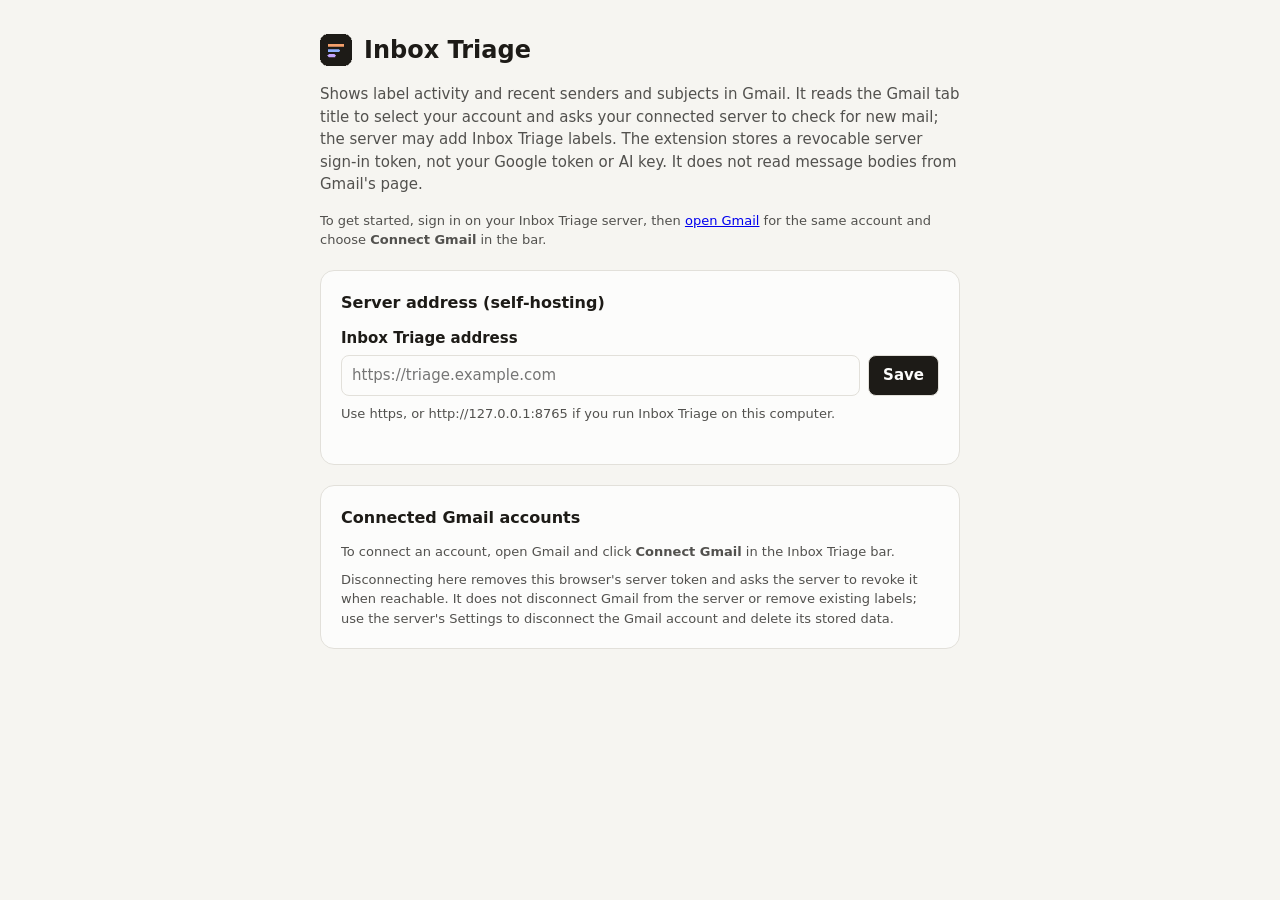
<file: extension/options.html>
<!doctype html>
<html lang="en">
<head>
  <meta charset="utf-8">
  <meta name="viewport" content="width=device-width, initial-scale=1">
  <meta name="color-scheme" content="light dark">
  <title>Inbox Triage settings</title>
  <link rel="stylesheet" href="options.css">
</head>
<body>
  <main>
    <header>
      <img src="icons/icon48.png" width="32" height="32" alt="">
      <h1>Inbox Triage</h1>
    </header>
    <p class="lead">Shows label activity and recent senders and subjects in Gmail. It reads the Gmail tab title to select your account and asks your connected server to check for new mail; the server may add Inbox Triage labels. The extension stores a revocable server sign-in token, not your Google token or AI key. It does not read message bodies from Gmail's page.</p>
    <p class="help">To get started, sign in on your Inbox Triage server, then <a href="https://mail.google.com/mail/u/0/#inbox" target="_blank" rel="noopener noreferrer">open Gmail</a> for the same account and choose <b>Connect Gmail</b> in the bar.</p>

    <section aria-labelledby="server-h">
      <h2 id="server-h">Server address (self-hosting)</h2>
      <form id="server-form">
        <label for="server">Inbox Triage address</label>
        <div class="row">
          <input id="server" type="url" placeholder="https://triage.example.com" autocomplete="off" spellcheck="false" required>
          <button type="submit">Save</button>
        </div>
        <p class="help">Use https, or http://127.0.0.1:8765 if you run Inbox Triage on this computer.</p>
        <p id="server-msg" class="msg" role="status"></p>
      </form>
    </section>

    <section aria-labelledby="accounts-h">
      <h2 id="accounts-h">Connected Gmail accounts</h2>
      <ul id="accounts"></ul>
      <p class="help">To connect an account, open Gmail and click <b>Connect Gmail</b> in the Inbox Triage bar.</p>
      <p class="help">Disconnecting here removes this browser's server token and asks the server to revoke it when reachable. It does not disconnect Gmail from the server or remove existing labels; use the server's Settings to disconnect the Gmail account and delete its stored data.</p>
    </section>
  </main>
  <script src="config.js"></script>
  <script src="lib.js"></script>
  <script src="options.js"></script>
</body>
</html>
</file>
<file: extension/options.css>
:root {
  color-scheme: light;
  --bg: #f6f5f1; --surface: #fcfcfb; --ink: #1d1b17; --ink-2: #52514e; --line: #e2e0da; --accent: #1f56c9;
  --ok: #1e7a4c; --err: #b3261e;
  font: 15px/1.5 system-ui, -apple-system, "Segoe UI", Roboto, sans-serif;
}
@media (prefers-color-scheme: dark) {
  :root { color-scheme: dark; --bg: #121211; --surface: #1a1a19; --ink: #f2f2f0; --ink-2: #c3c2b7; --line: #34332f;
    --accent: #8fb0ff; --ok: #6fd3a0; --err: #ff9a8f; }
}
body { margin: 0; background: var(--bg); color: var(--ink); }
main { max-width: 640px; margin: 0 auto; padding: 32px 16px 48px; }
header { display: flex; align-items: center; gap: 12px; }
h1 { font-size: 24px; margin: 0; }
h2 { font-size: 16px; margin: 0 0 12px; }
.lead { color: var(--ink-2); }
section { background: var(--surface); border: 1px solid var(--line); border-radius: 14px; padding: 20px; margin-top: 20px; }
label { display: block; font-weight: 600; margin-bottom: 6px; }
.row { display: flex; gap: 8px; flex-wrap: wrap; }
input { flex: 1 1 260px; min-width: 0; font: inherit; padding: 8px 10px; border: 1px solid var(--line); border-radius: 8px;
  background: transparent; color: inherit; }
button { font: inherit; font-weight: 600; padding: 8px 14px; border-radius: 8px; border: 1px solid var(--line);
  background: var(--ink); color: var(--surface); cursor: pointer; }
button.quiet { background: transparent; color: var(--ink); }
button:focus-visible, input:focus-visible { outline: 2px solid var(--accent); outline-offset: 2px; }
.help { color: var(--ink-2); font-size: 13px; margin: 8px 0 0; }
.msg { margin: 8px 0 0; font-size: 13px; min-height: 1em; }
.msg.ok { color: var(--ok); } .msg.err { color: var(--err); }
ul { list-style: none; margin: 0; padding: 0; }
li { display: flex; align-items: center; justify-content: space-between; gap: 12px; padding: 10px 0; border-top: 1px solid var(--line); }
li:first-child { border-top: 0; }
li.empty { color: var(--ink-2); }
.where { color: var(--ink-2); font-size: 13px; }
</file>
